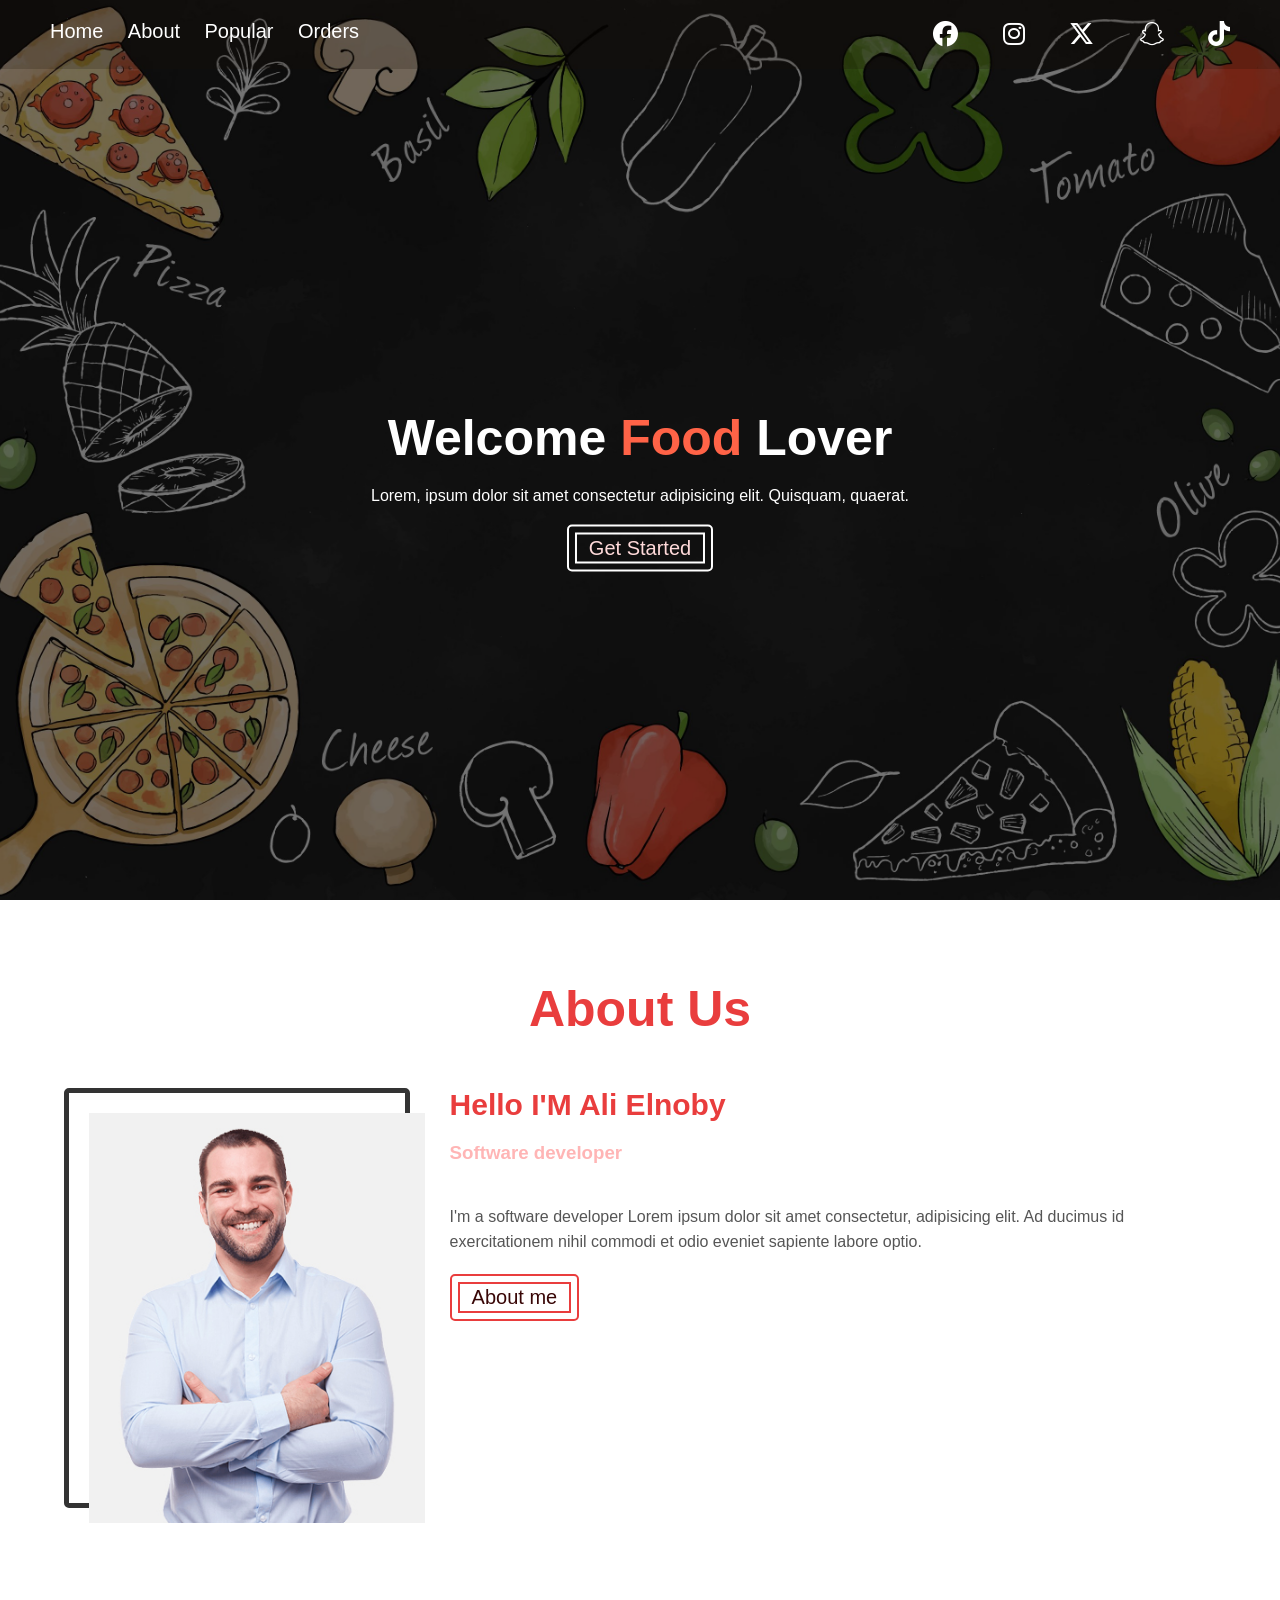
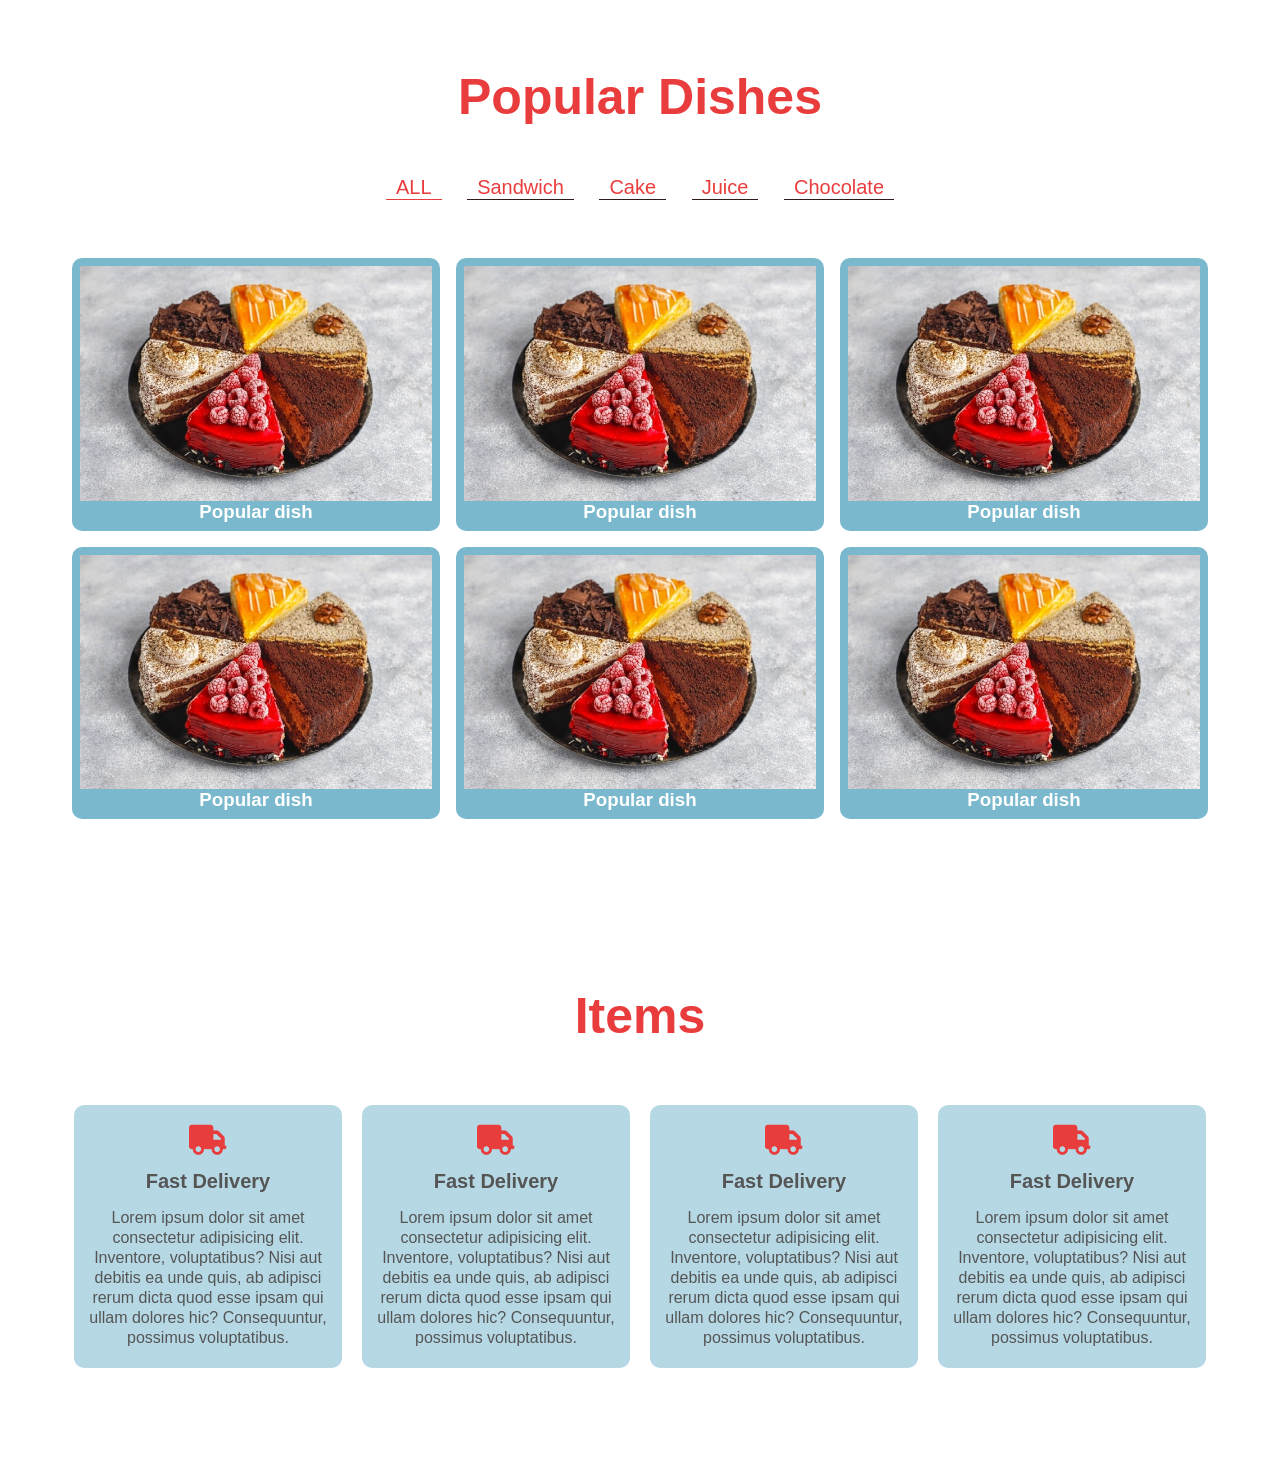
<file: index.html>
<html>
  <head>
    <title>Food Lover</title>
    <meta name="viewport" content="width=device-width, initial-scale=1.0" />

    <link rel="stylesheet" href="css/all.min.css" />
    <link rel="stylesheet" href="css/main.css" />
  </head>

  <body>
    <!-- ===============start navbar================= -->

    <div class="navbar">
      <ul class="menu">
        <li><a href="#home">Home</a></li>
        <li><a href="#about">About</a></li>
        <li><a href="#popular">Popular</a></li>
        <li><a href="#orders">Orders</a></li>
      </ul>
      <ul class="social">
        <li>
          <a href="https://www.instagram.com/"
            ><i class="fa-brands fa-facebook"></i
          ></a>
        </li>
        <li>
          <a href="https://www.facebook.com/"
            ><i class="fa-brands fa-instagram"></i
          ></a>
        </li>
        <li>
          <a href="https://twitter.com/?lang=ar"
            ><i class="fa-brands fa-x-twitter"></i
          ></a>
        </li>
        <li>
          <a href="https://www.snapchat.com/"
            ><i class="fa-brands fa-snapchat"></i
          ></a>
        </li>
        <li>
          <a href="https://www.tiktok.com/ar/"
            ><i class="fa-brands fa-tiktok"></i
          ></a>
        </li>
      </ul>

      <div class="clear"></div>
    </div>

    <!-- ===============end navbar================= -->

    <div id="home">
      <div class="layer">
        <div class="container">
          <div class="caption">
            <h1>Welcome <span>Food</span> Lover</h1>
            <p>
              Lorem, ipsum dolor sit amet consectetur adipisicing elit.
              Quisquam, quaerat.
            </p>
            <button type="button" class="main-btn">Get Started</button>
          </div>
        </div>
      </div>
    </div>

    <!-- ================end home========================== -->

    <div id="about">
      <div class="container">
        <h2 class="title">About Us</h2>
        <div class="about-img">
          <div class="image">
            <img src="images/profile.jpg" alt="about" />
            <div class="layer">
              <ul>
                <li>
                  <a href="https://www.instagram.com/"
                    ><i class="fa-brands fa-facebook"></i
                  ></a>
                </li>
                <li>
                  <a href="https://www.facebook.com/"
                    ><i class="fa-brands fa-instagram"></i
                  ></a>
                </li>
                <li>
                  <a href="https://twitter.com/?lang=ar"
                    ><i class="fa-brands fa-x-twitter"></i
                  ></a>
                </li>
                <li>
                  <a href="https://www.snapchat.com/"
                    ><i class="fa-brands fa-snapchat"></i
                  ></a>
                </li>
              </ul>
            </div>
          </div>
        </div>

        <div class="about-info">
          <div class="text">
            <h2>Hello I'M Ali Elnoby</h2>
            <h3>Software developer</h3>
            <p>
              I'm a software developer Lorem ipsum dolor sit amet consectetur,
              adipisicing elit. Ad ducimus id exercitationem nihil commodi et
              odio eveniet sapiente labore optio.
            </p>
            <button class="main-btn">About me</button>
          </div>
        </div>
        <div class="clear"></div>
      </div>
    </div>
    <!-- ================end about========================== -->
    <div id="popular">
      <div class="container">
        <h2 class="title">Popular Dishes</h2>
        <ul class="menu">
          <li class="activ">ALL</li>
          <li>Sandwich</li>
          <li>Cake</li>
          <li>Juice</li>
          <li>Chocolate</li>
        </ul>
        <div class="popular-area">
          <div class="item">
            <div class="item-area">
              <div class="image">
                <img src="images/cake3.jpg" alt="popular" />
              </div>
              <div class="text">
                <h3>Popular dish</h3>
              </div>
            </div>
          </div>
          <div class="item">
            <div class="item-area">
              <div class="image">
                <img src="images/cake3.jpg" alt="popular" />
              </div>
              <div class="text">
                <h3>Popular dish</h3>
              </div>
            </div>
          </div>
          <div class="item">
            <div class="item-area">
              <div class="image">
                <img src="images/cake3.jpg" alt="popular" />
              </div>
              <div class="text">
                <h3>Popular dish</h3>
              </div>
            </div>
          </div>
          <div class="item">
            <div class="item-area">
              <div class="image">
                <img src="images/cake3.jpg" alt="popular" />
              </div>
              <div class="text">
                <h3>Popular dish</h3>
              </div>
            </div>
          </div>
          <div class="item">
            <div class="item-area">
              <div class="image">
                <img src="images/cake3.jpg" alt="popular" />
              </div>
              <div class="text">
                <h3>Popular dish</h3>
              </div>
            </div>
          </div>
          <div class="item">
            <div class="item-area">
              <div class="image">
                <img src="images/cake3.jpg" alt="popular" />
              </div>
              <div class="text">
                <h3>Popular dish</h3>
              </div>
            </div>
          </div>

          <div class="clear"></div>
        </div>
      </div>
    </div>
    <!-- ================end popular========================== -->
    <div id="orders">
      <div class="container">
        <h2 class="title">Items</h2>
        <div class="orders-area">
          <div class="item">
            <div class="layer">
              <i class="fa-solid fa-truck"></i>
              <h3>Fast Delivery</h3>
              <p>
                Lorem ipsum dolor sit amet consectetur adipisicing elit.
                Inventore, voluptatibus? Nisi aut debitis ea unde quis, ab
                adipisci rerum dicta quod esse ipsam qui ullam dolores hic?
                Consequuntur, possimus voluptatibus.
              </p>
            </div>
          </div>

          <div class="item">
            <div class="layer">
              <i class="fa-solid fa-truck"></i>
              <h3>Fast Delivery</h3>
              <p>
                Lorem ipsum dolor sit amet consectetur adipisicing elit.
                Inventore, voluptatibus? Nisi aut debitis ea unde quis, ab
                adipisci rerum dicta quod esse ipsam qui ullam dolores hic?
                Consequuntur, possimus voluptatibus.
              </p>
            </div>
          </div>
          <div class="item">
            <div class="layer">
              <i class="fa-solid fa-truck"></i>
              <h3>Fast Delivery</h3>
              <p>
                Lorem ipsum dolor sit amet consectetur adipisicing elit.
                Inventore, voluptatibus? Nisi aut debitis ea unde quis, ab
                adipisci rerum dicta quod esse ipsam qui ullam dolores hic?
                Consequuntur, possimus voluptatibus.
              </p>
            </div>
          </div>
          <div class="item">
            <div class="layer">
              <i class="fa-solid fa-truck"></i>
              <h3>Fast Delivery</h3>
              <p>
                Lorem ipsum dolor sit amet consectetur adipisicing elit.
                Inventore, voluptatibus? Nisi aut debitis ea unde quis, ab
                adipisci rerum dicta quod esse ipsam qui ullam dolores hic?
                Consequuntur, possimus voluptatibus.
              </p>
            </div>
          </div>
          <div class="clear"></div>
        </div>
      </div>
    </div>
  </body>
</html>
</file>
<file: css/main.css>
/* srart global */

* {
  padding: 0;
  margin: 0;
  list-style: none;
  text-decoration: none;
  box-sizing: border-box;
}

/* end global */

/* srart navbar */

body {
  font-family: "Nunito Sans", sans-serif;
}
.clear {
  clear: both;
}

.container {
  background-color: rgba(248, 248, 248, 0.075);

  width: 90%;
  margin: auto;
}

.navbar {
  background-color: rgba(29, 18, 5, 0.199);
  padding: 20px 30px;
  position: fixed;
  width: 100%;
  top: 0;
  left: 0;
  z-index: 999;
}
.navbar .menu {
  float: left;
  padding-inline: 10px;
}
.navbar .menu li {
  display: inline-block;
  padding-inline: 10px;
}
.navbar .menu li a {
  color: #fff;
  font-size: 20px;
  transition: all 1s;
}

.navbar .menu li a:hover {
  color: rgb(247, 166, 157);
}

.navbar .social {
  float: right;
}

.navbar .social li {
  display: inline-block;
  padding-inline: 10px;
}

.navbar .social li a {
  color: white;
  font-size: 25px;
  padding-inline: 10px;
}

.navbar .social li a :hover {
  color: seagreen;
}

/* end navbar */

/* srart home */

#home {
  background: url("../images/bg.jpg") center;
  background-size: cover;

  position: relative;
}

#home .layer {
  min-height: 100vh;
  background-color: rgba(0, 0, 0, 0.541);
}

#home .caption {
  padding-top: 80px;
  text-align: center;
  max-width: 60%;
  position: absolute;
  top: 50%;
  left: 50%;
  transform: translate(-50%, -50%);
}

#home .caption h1 {
  color: #fff;
  font-size: 50px;
}

#home .caption h1 span {
  color: tomato;
}

#home .caption p {
  padding-block: 20px;
  color: #fff;
}
.main-btn {
  background-color: transparent;
  color: #ffdada;
  padding: 10px 20px;
  border: 2px solid #fff;
  outline: 2px solid #fff;
  outline-offset: -10px;
  border-radius: 5px;
  font-size: 20px;
  cursor: pointer;
  transition: all 1s;
}

.main-btn:hover {
  color: rgba(212, 48, 48, 0.705);
  outline-offset: 5px;
}

/* start-about */

#about {
  padding: 80px 0;
}
.title {
  text-align: center;
  color: #e93d3d;
  font-size: 50px;
  margin-bottom: 50px;
}

#about .about-img {
  /* background-color: blanchedalmond; */
  width: 30%;
  float: left;
  border: 5px solid #333;
  border-radius: 5px;
}
#about .about-img .image {
  position: relative;
  top: 20px;
  left: 20px;
  overflow: hidden;
}

#about .about-img .image .layer {
  position: absolute;
  top: 100%;
  left: 0;
  width: 100%;
  height: 100%;
  background-color: rgba(0, 0, 0, 0.541);
  opacity: 0;

  transition: all 1s;
}
#about .about-img .image:hover .layer {
  top: 0;
  opacity: 1;
}
#about .about-img .image .layer ul {
  position: absolute;
  top: 50%;
  left: 50%;
  transform: translate(-50%, -50%);
}
#about .about-img .image .layer li {
  display: inline-block;
  padding: 0 10px;
}
#about .about-img .image .layer li a {
  color: #fff;
  font-size: 20px;
  transition: all 1s;
}

#about .about-img img {
  width: 100%;
}
#about .about-info {
  /* text-align: center; */
  width: 70%;
  float: left;
  padding-left: 40px;
}
#about .about-info h2 {
  color: #e93d3d;
  font-size: 30px;
}

#about .about-info h3 {
  color: #ffb5b5;
  padding: 20px 0;
}
#about .about-info p {
  padding: 20px 0;
  color: #555;
  line-height: 25px;
}
#about .about-info .main-btn {
  color: #380606;
  border-color: #e93d3d;
  outline-color: #e93d3d;
}

#about .about-info .main-btn:hover {
  color: #1a1111;
}
/* end-about */

/* srart popular */
#popular {
  padding: 80px 0;
}
#popular .menu {
  text-align: center;
  color: #e93d3d;
  font-size: 20px;
  margin-bottom: 50px;
}
#popular .menu li {
  display: inline-block;
  padding-inline: 10px;
  border-bottom: 1px solid #311a1a;
  margin-inline: 10px;
}
#popular .menu .activ {
  color: #e93d3d;
  border-color: #e93d3d;
}

#popular .item {
  width: 33.333%;
  color: #fff;
  padding: 8px;
  text-align: center;
  float: left;
}

#popular .item .item-area {
  padding: 8px;
  border-radius: 10px;
  overflow: hidden;
  background-color: rgba(0, 121, 161, 0.527);
}
#popular .item img {
  width: 100%;
}

/* ==========================end popluar=======================================*/

/* srart orders */
#orders {
  padding: 80px 0;
}

#orders .item {
  text-align: center;
  width: 25%;
  float: left;
  color: #555;
  padding: 10px;
}

#orders .item .layer {
  padding: 20px 10px;
  border-radius: 10px;
  overflow: hidden;
  background-color: rgba(0, 121, 161, 0.288);
}
#orders .item i {
  font-size: 30px;
  color: #e93d3d;
  transition: all 1s;
}

#orders .item:hover i {
  transform: scale(1.5);
  color: #6e6969;
}

#orders .item h3 {
  padding: 15px 0;
  font-size: 20px;
}

#orders .item p {
  line-height: 20px;
}

/*start media query*/

@media (max-width: 991.98px) {
  #popular .item {
    width: 50%;
  }
  #popular .item .item-area {
    padding: 10px;
  }
  #orders .item {
    width: 33.3333%;
  }
}

@media only screen and (max-width: 575.98px) {
  #home .caption h1 {
    font-size: 30px;
  }

  #home .caption p {
    font-size: 15px;
  }

  #orders .item {
    width: 100%;
  }
}

@media only screen and (max-width: 767.98px) {
  #home .caption {
    width: 100%;
  }
  #popular .item {
    width: 100%;
  }

  #orders .item {
    width: 50%;
  }
}

@media (max-width: 850.98px) {
  #about .about-img,
  #about .about-info {
    width: 100%;
  }

  #about .about-info {
    padding-top: 50px;
  }
}

/* end media query */
</file>
